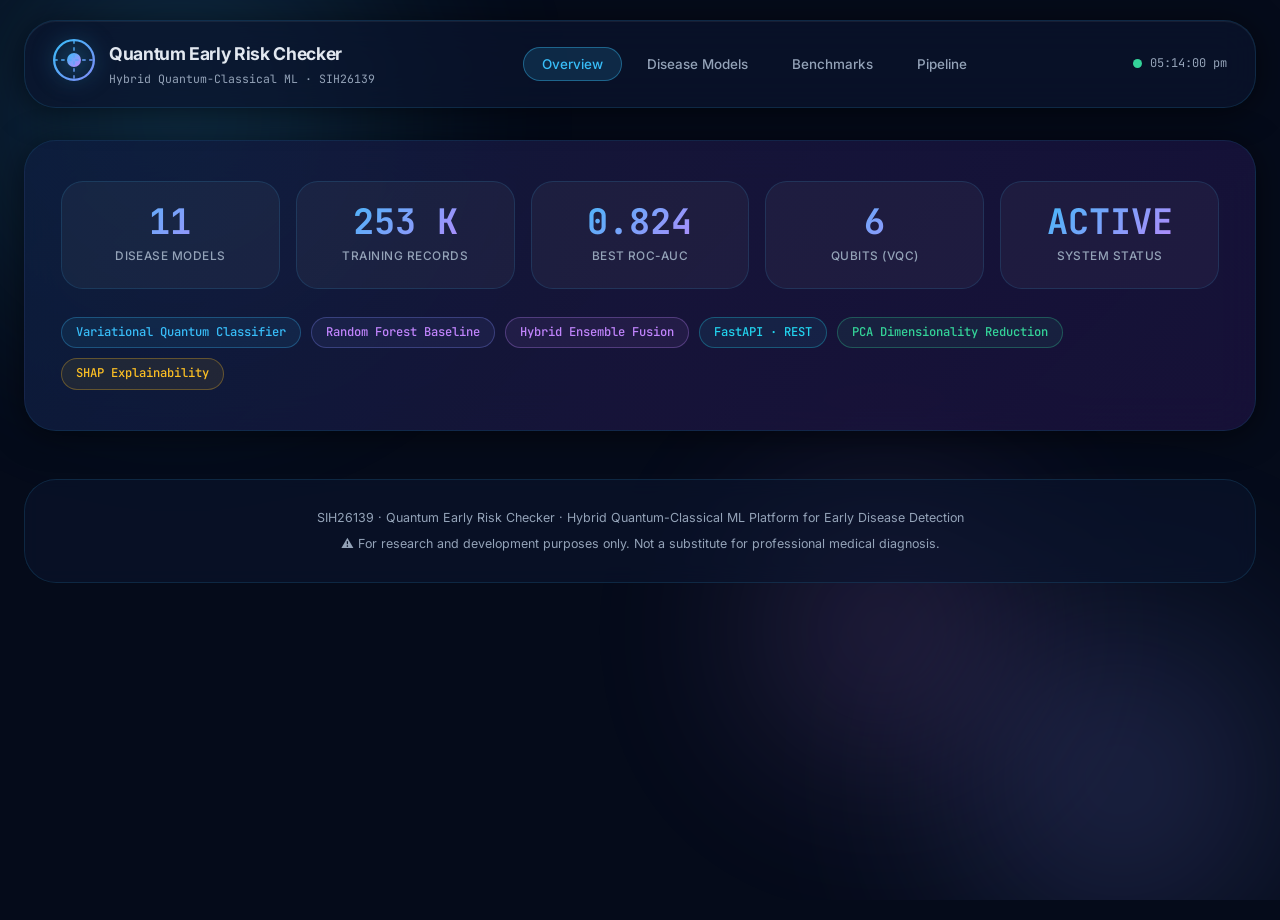
<file: dashboard/public/index.html>
<!DOCTYPE html>
<html lang="en">
<head>
  <meta charset="UTF-8" />
  <meta name="viewport" content="width=device-width, initial-scale=1.0" />
  <title>Quantum Early Risk Checker — SIH26139</title>
  <meta name="description" content="Hybrid Quantum-Classical ML Platform for early multi-disease risk detection. Powered by VQC, Random Forest & Ensemble Fusion models." />
  <link rel="preconnect" href="https://fonts.googleapis.com" />
  <link rel="preconnect" href="https://fonts.gstatic.com" crossorigin />
  <link href="https://fonts.googleapis.com/css2?family=Inter:wght@300;400;500;600;700;800;900&family=JetBrains+Mono:wght@400;500;600;700&display=swap" rel="stylesheet" />
  <link rel="stylesheet" href="styles.css" />
</head>
<body>

  <!-- Animated BG Particles -->
  <div class="bg-orbs" aria-hidden="true">
    <div class="orb orb-1"></div>
    <div class="orb orb-2"></div>
    <div class="orb orb-3"></div>
  </div>

  <div class="app-shell">

    <!-- ══════════ HEADER ══════════ -->
    <header class="site-header" id="site-header">
      <div class="header-brand">
        <div class="brand-icon">
          <svg viewBox="0 0 36 36" fill="none" xmlns="http://www.w3.org/2000/svg">
            <circle cx="18" cy="18" r="17" stroke="url(#g1)" stroke-width="2"/>
            <circle cx="18" cy="18" r="6" fill="url(#g2)"/>
            <line x1="18" y1="1" x2="18" y2="35" stroke="url(#g1)" stroke-width="1.2" stroke-dasharray="3 3"/>
            <line x1="1" y1="18" x2="35" y2="18" stroke="url(#g1)" stroke-width="1.2" stroke-dasharray="3 3"/>
            <defs>
              <linearGradient id="g1" x1="0" y1="0" x2="36" y2="36" gradientUnits="userSpaceOnUse">
                <stop stop-color="#38bdf8"/><stop offset="1" stop-color="#818cf8"/>
              </linearGradient>
              <linearGradient id="g2" x1="12" y1="12" x2="24" y2="24" gradientUnits="userSpaceOnUse">
                <stop stop-color="#38bdf8"/><stop offset="1" stop-color="#c084fc"/>
              </linearGradient>
            </defs>
          </svg>
        </div>
        <div class="brand-text">
          <h1>Quantum Early Risk Checker</h1>
          <p>Hybrid Quantum-Classical ML · SIH26139</p>
        </div>
      </div>
      <nav class="header-nav" role="navigation" aria-label="Main navigation">
        <button class="nav-btn active" id="nav-overview" onclick="showSection('overview')">Overview</button>
        <button class="nav-btn" id="nav-models" onclick="showSection('models')">Disease Models</button>
        <button class="nav-btn" id="nav-benchmark" onclick="showSection('benchmark')">Benchmarks</button>
        <button class="nav-btn" id="nav-pipeline" onclick="showSection('pipeline')">Pipeline</button>
      </nav>
      <div class="header-status">
        <span class="pulse-dot" aria-hidden="true"></span>
        <span id="live-clock">—</span>
      </div>
    </header>

    <!-- ══════════ HERO BANNER ══════════ -->
    <section class="hero-banner" id="section-overview">
      <div class="hero-inner">
        <div class="hero-kpi-row">
          <div class="kpi-card" id="kpi-diseases">
            <div class="kpi-val" id="kv-diseases">11</div>
            <div class="kpi-label">Disease Models</div>
          </div>
          <div class="kpi-card" id="kpi-records">
            <div class="kpi-val" id="kv-records">253 K</div>
            <div class="kpi-label">Training Records</div>
          </div>
          <div class="kpi-card" id="kpi-auc">
            <div class="kpi-val" id="kv-auc">0.824</div>
            <div class="kpi-label">Best ROC-AUC</div>
          </div>
          <div class="kpi-card" id="kpi-qubits">
            <div class="kpi-val" id="kv-qubits">6</div>
            <div class="kpi-label">Qubits (VQC)</div>
          </div>
          <div class="kpi-card" id="kpi-active">
            <div class="kpi-val" id="kv-active">ACTIVE</div>
            <div class="kpi-label">System Status</div>
          </div>
        </div>

        <div class="hero-desc">
          <div class="tag-row">
            <span class="tech-tag">Variational Quantum Classifier</span>
            <span class="tech-tag">Random Forest Baseline</span>
            <span class="tech-tag">Hybrid Ensemble Fusion</span>
            <span class="tech-tag">FastAPI · REST</span>
            <span class="tech-tag">PCA Dimensionality Reduction</span>
            <span class="tech-tag">SHAP Explainability</span>
          </div>
        </div>
      </div>
    </section>

    <!-- ══════════ DISEASE MODELS SECTION ══════════ -->
    <section class="content-section" id="section-models" style="display:none;">
      <div class="section-title-row">
        <h2 class="section-heading">Disease Model Registry</h2>
        <span class="section-badge">11 Active Models · All Hyperelastic</span>
      </div>
      <div class="filter-bar">
        <button class="filter-btn active-filter" onclick="filterModels('all', this)">All</button>
        <button class="filter-btn" onclick="filterModels('Neurology', this)">Neurology</button>
        <button class="filter-btn" onclick="filterModels('Cardiology', this)">Cardiology</button>
        <button class="filter-btn" onclick="filterModels('Oncology', this)">Oncology</button>
        <button class="filter-btn" onclick="filterModels('Endocrine', this)">Endocrine</button>
        <button class="filter-btn" onclick="filterModels('Hepatology', this)">Hepatology</button>
        <button class="filter-btn" onclick="filterModels('Nephrology', this)">Nephrology</button>
        <button class="filter-btn" onclick="filterModels('Pulmonology', this)">Pulmonology</button>
      </div>
      <div class="models-grid" id="models-grid"></div>
    </section>

    <!-- ══════════ BENCHMARK SECTION ══════════ -->
    <section class="content-section" id="section-benchmark" style="display:none;">
      <div class="section-title-row">
        <h2 class="section-heading">Model Benchmark Comparison</h2>
        <span class="section-badge">Classical vs QML vs Hybrid Fusion</span>
      </div>
      <div class="benchmark-layout">
        <!-- Model Cards -->
        <div class="bench-cards-row" id="bench-cards"></div>
        <!-- Table -->
        <div class="bench-table-wrap">
          <table class="bench-table" id="bench-table">
            <thead>
              <tr>
                <th>Model</th>
                <th>Accuracy</th>
                <th>F1-Score</th>
                <th>ROC-AUC</th>
                <th>Precision</th>
                <th>Recall</th>
                <th>Type</th>
              </tr>
            </thead>
            <tbody id="bench-tbody"></tbody>
          </table>
        </div>
        <!-- Visual Bar Chart -->
        <div class="chart-container">
          <h3 class="chart-title">ROC-AUC Comparison</h3>
          <div class="bar-chart" id="bar-chart"></div>
        </div>
      </div>
    </section>

    <!-- ══════════ PIPELINE SECTION ══════════ -->
    <section class="content-section" id="section-pipeline" style="display:none;">
      <div class="section-title-row">
        <h2 class="section-heading">End-to-End Hybrid Pipeline</h2>
        <span class="section-badge">Quantum-Classical Architecture</span>
      </div>
      <div class="pipeline-wrapper" id="pipeline-wrapper"></div>

      <div class="arch-detail-grid" id="arch-detail-grid"></div>
    </section>

    <!-- ══════════ FOOTER ══════════ -->
    <footer class="site-footer">
      <p>SIH26139 · Quantum Early Risk Checker · Hybrid Quantum-Classical ML Platform for Early Disease Detection</p>
      <p class="footer-sub">⚠ For research and development purposes only. Not a substitute for professional medical diagnosis.</p>
    </footer>

  </div>

  <script src="app.js"></script>
</body>
</html>
</file>
<file: dashboard/public/styles.css>
/* ═══════════════════════════════════════════════════════
   Quantum Early Risk Checker — Hyperelastic UI
   styles.css · Zero-error vanilla CSS
   ═══════════════════════════════════════════════════════ */

/* ── CSS Custom Properties ── */
:root {
  --bg-base: #050b1a;
  --bg-card: rgba(10, 20, 45, 0.75);
  --bg-card-hover: rgba(14, 28, 60, 0.90);
  --border: rgba(56, 189, 248, 0.14);
  --border-glow: rgba(56, 189, 248, 0.38);

  --sky: #38bdf8;
  --indigo: #818cf8;
  --violet: #c084fc;
  --cyan: #22d3ee;
  --emerald: #34d399;
  --rose: #fb7185;
  --amber: #fbbf24;
  --slate: #94a3b8;

  --text-primary: #e2e8f0;
  --text-secondary: #94a3b8;
  --text-muted: #475569;

  --font: 'Inter', system-ui, sans-serif;
  --mono: 'JetBrains Mono', monospace;

  --radius-sm: 8px;
  --radius-md: 14px;
  --radius-lg: 22px;
  --radius-xl: 32px;

  --shadow-glow: 0 0 28px rgba(56, 189, 248, 0.18);
  --shadow-card: 0 4px 32px rgba(0, 0, 0, 0.55);
  --transition: 0.22s cubic-bezier(0.4, 0, 0.2, 1);
}

/* ── Reset & Base ── */
*, *::before, *::after { box-sizing: border-box; margin: 0; padding: 0; }
html { scroll-behavior: smooth; }
body {
  font-family: var(--font);
  background: var(--bg-base);
  color: var(--text-primary);
  min-height: 100vh;
  overflow-x: hidden;
  line-height: 1.6;
}

/* ── BG Orbs ── */
.bg-orbs { position: fixed; inset: 0; pointer-events: none; z-index: 0; overflow: hidden; }
.orb {
  position: absolute;
  border-radius: 50%;
  filter: blur(90px);
  opacity: 0.28;
  animation: orbFloat 18s ease-in-out infinite;
}
.orb-1 { width: 600px; height: 600px; background: radial-gradient(circle, #38bdf8, transparent 70%); top: -180px; left: -120px; animation-delay: 0s; }
.orb-2 { width: 480px; height: 480px; background: radial-gradient(circle, #818cf8, transparent 70%); bottom: -120px; right: -80px; animation-delay: -6s; }
.orb-3 { width: 360px; height: 360px; background: radial-gradient(circle, #c084fc, transparent 70%); top: 50%; left: 55%; animation-delay: -12s; }

@keyframes orbFloat {
  0%, 100% { transform: translate(0, 0) scale(1); }
  33%       { transform: translate(30px, -30px) scale(1.05); }
  66%       { transform: translate(-20px, 20px) scale(0.97); }
}

/* ── App Shell ── */
.app-shell { position: relative; z-index: 1; max-width: 1440px; margin: 0 auto; padding: 0 24px 60px; }

/* ══════════ HEADER ══════════ */
.site-header {
  display: flex;
  align-items: center;
  gap: 24px;
  padding: 18px 28px;
  margin: 20px 0 0;
  background: rgba(10, 20, 45, 0.72);
  border: 1px solid var(--border);
  border-radius: var(--radius-xl);
  backdrop-filter: blur(18px);
  -webkit-backdrop-filter: blur(18px);
  position: sticky;
  top: 16px;
  z-index: 100;
  box-shadow: var(--shadow-card), inset 0 1px 0 rgba(255,255,255,0.06);
}

.header-brand { display: flex; align-items: center; gap: 14px; flex-shrink: 0; }
.brand-icon svg { width: 42px; height: 42px; filter: drop-shadow(0 0 10px rgba(56,189,248,0.5)); }
.brand-text h1 { font-size: 1.1rem; font-weight: 700; letter-spacing: -0.02em; color: var(--text-primary); }
.brand-text p { font-size: 0.72rem; color: var(--text-secondary); font-family: var(--mono); margin-top: 2px; }

.header-nav { display: flex; gap: 6px; margin: 0 auto; }
.nav-btn {
  background: transparent;
  border: 1px solid transparent;
  color: var(--text-secondary);
  font-family: var(--font);
  font-size: 0.84rem;
  font-weight: 500;
  padding: 8px 18px;
  border-radius: var(--radius-lg);
  cursor: pointer;
  transition: var(--transition);
}
.nav-btn:hover { color: var(--sky); border-color: var(--border); background: rgba(56,189,248,0.07); }
.nav-btn.active { background: rgba(56,189,248,0.15); border-color: rgba(56,189,248,0.4); color: var(--sky); }

.header-status {
  display: flex; align-items: center; gap: 8px;
  font-family: var(--mono); font-size: 0.75rem; color: var(--text-secondary); flex-shrink: 0;
}
.pulse-dot {
  width: 9px; height: 9px; border-radius: 50%;
  background: var(--emerald);
  box-shadow: 0 0 0 0 rgba(52,211,153,0.5);
  animation: pulse-ring 2s ease-out infinite;
}
@keyframes pulse-ring {
  0%   { box-shadow: 0 0 0 0 rgba(52,211,153,0.5); }
  70%  { box-shadow: 0 0 0 8px rgba(52,211,153,0); }
  100% { box-shadow: 0 0 0 0 rgba(52,211,153,0); }
}

/* ══════════ HERO BANNER ══════════ */
.hero-banner {
  margin-top: 32px;
  padding: 40px 36px;
  background: linear-gradient(135deg, rgba(10,20,50,0.88) 0%, rgba(20,10,50,0.80) 100%);
  border: 1px solid var(--border);
  border-radius: var(--radius-xl);
  backdrop-filter: blur(20px);
  -webkit-backdrop-filter: blur(20px);
  box-shadow: var(--shadow-card);
  position: relative;
  overflow: hidden;
}
.hero-banner::before {
  content: '';
  position: absolute; inset: 0;
  background: linear-gradient(90deg, rgba(56,189,248,0.05) 0%, rgba(192,132,252,0.05) 50%, rgba(129,140,248,0.05) 100%);
  pointer-events: none;
}

.hero-inner { position: relative; z-index: 1; }

/* KPI Row */
.hero-kpi-row { display: flex; gap: 16px; flex-wrap: wrap; margin-bottom: 28px; }
.kpi-card {
  flex: 1 1 140px;
  background: rgba(255,255,255,0.04);
  border: 1px solid var(--border);
  border-radius: var(--radius-lg);
  padding: 22px 20px;
  text-align: center;
  cursor: default;
  transition: var(--transition);
  position: relative;
  overflow: hidden;
}
.kpi-card::before {
  content: '';
  position: absolute; inset: 0;
  background: radial-gradient(ellipse at 50% 0%, rgba(56,189,248,0.10) 0%, transparent 70%);
  opacity: 0;
  transition: var(--transition);
}
.kpi-card:hover { transform: translateY(-4px); border-color: var(--border-glow); box-shadow: var(--shadow-glow); }
.kpi-card:hover::before { opacity: 1; }

.kpi-val {
  font-family: var(--mono);
  font-size: 2.2rem;
  font-weight: 700;
  background: linear-gradient(135deg, var(--sky), var(--violet));
  -webkit-background-clip: text;
  -webkit-text-fill-color: transparent;
  background-clip: text;
  line-height: 1;
  margin-bottom: 8px;
}
.kpi-label { font-size: 0.74rem; color: var(--text-secondary); font-weight: 500; letter-spacing: 0.04em; text-transform: uppercase; }

/* Tag Row */
.tag-row { display: flex; gap: 10px; flex-wrap: wrap; }
.tech-tag {
  font-size: 0.76rem;
  font-family: var(--mono);
  font-weight: 500;
  padding: 5px 14px;
  border-radius: 100px;
  border: 1px solid;
  transition: var(--transition);
}
.tech-tag:nth-child(6n+1) { color: var(--sky); border-color: rgba(56,189,248,0.3); background: rgba(56,189,248,0.08); }
.tech-tag:nth-child(6n+2) { color: var(--violet); border-color: rgba(129,140,248,0.3); background: rgba(129,140,248,0.08); }
.tech-tag:nth-child(6n+3) { color: var(--violet); border-color: rgba(192,132,252,0.3); background: rgba(192,132,252,0.08); }
.tech-tag:nth-child(6n+4) { color: var(--cyan); border-color: rgba(34,211,238,0.3); background: rgba(34,211,238,0.08); }
.tech-tag:nth-child(6n+5) { color: var(--emerald); border-color: rgba(52,211,153,0.3); background: rgba(52,211,153,0.08); }
.tech-tag:nth-child(6n+6) { color: var(--amber); border-color: rgba(251,191,36,0.3); background: rgba(251,191,36,0.08); }
.tech-tag:hover { transform: scale(1.06); }

/* ══════════ CONTENT SECTIONS ══════════ */
.content-section { margin-top: 32px; }
.section-title-row {
  display: flex; align-items: center; justify-content: space-between;
  flex-wrap: wrap; gap: 12px; margin-bottom: 24px;
}
.section-heading {
  font-size: 1.55rem; font-weight: 800;
  background: linear-gradient(90deg, var(--text-primary) 0%, var(--sky) 100%);
  -webkit-background-clip: text; -webkit-text-fill-color: transparent; background-clip: text;
}
.section-badge {
  font-size: 0.74rem; font-family: var(--mono); font-weight: 600;
  padding: 5px 14px; border-radius: 100px;
  background: rgba(56,189,248,0.1); border: 1px solid rgba(56,189,248,0.25); color: var(--sky);
}

/* ══════════ FILTER BAR ══════════ */
.filter-bar { display: flex; gap: 8px; flex-wrap: wrap; margin-bottom: 24px; }
.filter-btn {
  font-family: var(--font); font-size: 0.8rem; font-weight: 500;
  padding: 6px 16px; border-radius: 100px;
  border: 1px solid var(--border); background: transparent;
  color: var(--text-secondary); cursor: pointer; transition: var(--transition);
}
.filter-btn:hover { color: var(--sky); border-color: rgba(56,189,248,0.35); }
.filter-btn.active-filter { background: rgba(56,189,248,0.15); border-color: rgba(56,189,248,0.4); color: var(--sky); }

/* ══════════ MODELS GRID ══════════ */
.models-grid {
  display: grid;
  grid-template-columns: repeat(auto-fill, minmax(min(100%, 300px), 1fr));
  gap: 20px;
}
.model-card {
  background: var(--bg-card);
  border: 1px solid var(--border);
  border-radius: var(--radius-lg);
  padding: 24px;
  position: relative;
  overflow: hidden;
  transition: var(--transition);
  backdrop-filter: blur(10px);
  -webkit-backdrop-filter: blur(10px);
  cursor: default;
}
.model-card::before {
  content: '';
  position: absolute; top: 0; left: 0; right: 0; height: 2px;
  background: linear-gradient(90deg, var(--sky), var(--violet), var(--violet));
  opacity: 0;
  transition: var(--transition);
}
.model-card:hover {
  transform: translateY(-6px);
  border-color: var(--border-glow);
  background: var(--bg-card-hover);
  box-shadow: var(--shadow-glow), var(--shadow-card);
}
.model-card:hover::before { opacity: 1; }
.model-card.hidden { display: none; }

.model-card-top { display: flex; align-items: flex-start; justify-content: space-between; gap: 12px; margin-bottom: 14px; }
.model-name { font-size: 0.95rem; font-weight: 700; color: var(--text-primary); line-height: 1.35; flex: 1; }
.model-status-badge {
  font-size: 0.65rem; font-weight: 700; font-family: var(--mono); letter-spacing: 0.06em;
  padding: 3px 9px; border-radius: 100px; flex-shrink: 0; margin-top: 2px;
}
.badge-active { background: rgba(52,211,153,0.15); border: 1px solid rgba(52,211,153,0.4); color: var(--emerald); }
.badge-planned { background: rgba(251,191,36,0.12); border: 1px solid rgba(251,191,36,0.35); color: var(--amber); }

.model-category {
  font-size: 0.73rem; font-family: var(--mono); font-weight: 500;
  color: var(--sky); margin-bottom: 10px; opacity: 0.85;
}
.model-desc { font-size: 0.82rem; color: var(--text-secondary); line-height: 1.55; margin-bottom: 16px; }

.model-meta { display: flex; flex-direction: column; gap: 7px; }
.meta-row { display: flex; gap: 8px; align-items: baseline; }
.meta-key { font-size: 0.7rem; font-weight: 600; color: var(--text-muted); text-transform: uppercase; letter-spacing: 0.04em; min-width: 90px; }
.meta-val { font-size: 0.78rem; color: var(--text-secondary); font-family: var(--mono); }

.model-models-row { margin-top: 16px; display: flex; gap: 6px; flex-wrap: wrap; }
.model-pill {
  font-size: 0.65rem; font-family: var(--mono); font-weight: 600;
  padding: 3px 10px; border-radius: 100px; border: 1px solid;
}
.pill-rf   { color: var(--sky);     border-color: rgba(56,189,248,0.3);  background: rgba(56,189,248,0.08); }
.pill-qml  { color: var(--violet);  border-color: rgba(129,140,248,0.3); background: rgba(129,140,248,0.08); }
.pill-hyb  { color: var(--emerald); border-color: rgba(52,211,153,0.3);  background: rgba(52,211,153,0.08); }

.features-count {
  margin-top: 14px; font-size: 0.72rem; color: var(--text-muted);
  display: flex; align-items: center; gap: 6px;
}
.feat-chip {
  font-family: var(--mono); font-size: 0.68rem; font-weight: 600;
  background: rgba(255,255,255,0.05); border: 1px solid var(--border);
  border-radius: var(--radius-sm); padding: 2px 8px; color: var(--text-secondary);
}

/* ══════════ BENCHMARK ══════════ */
.benchmark-layout { display: flex; flex-direction: column; gap: 28px; }

.bench-cards-row { display: flex; gap: 16px; flex-wrap: wrap; }
.bench-model-card {
  flex: 1 1 240px;
  background: var(--bg-card);
  border: 1px solid var(--border);
  border-radius: var(--radius-lg);
  padding: 24px 22px;
  position: relative;
  overflow: hidden;
  transition: var(--transition);
}
.bench-model-card:hover { transform: translateY(-4px); border-color: var(--border-glow); box-shadow: var(--shadow-glow); }
.bench-model-card.winner { border-color: rgba(52,211,153,0.4); }
.bench-model-card.winner::after {
  content: '★ Best';
  position: absolute; top: 14px; right: 14px;
  font-size: 0.68rem; font-weight: 700; font-family: var(--mono);
  padding: 3px 9px; border-radius: 100px;
  background: rgba(52,211,153,0.15); border: 1px solid rgba(52,211,153,0.35); color: var(--emerald);
}
.bmc-name { font-size: 0.82rem; font-weight: 700; color: var(--text-primary); margin-bottom: 4px; }
.bmc-type { font-size: 0.68rem; font-family: var(--mono); color: var(--text-muted); margin-bottom: 18px; }
.bmc-metrics { display: flex; flex-direction: column; gap: 8px; }
.bmc-metric { display: flex; align-items: center; justify-content: space-between; }
.bm-key { font-size: 0.72rem; color: var(--text-secondary); }
.bm-val { font-family: var(--mono); font-size: 0.84rem; font-weight: 600; }
.bm-val.highlight { color: var(--sky); }

/* Benchmark Table */
.bench-table-wrap { overflow-x: auto; border-radius: var(--radius-lg); border: 1px solid var(--border); }
.bench-table { width: 100%; border-collapse: collapse; }
.bench-table th, .bench-table td {
  padding: 12px 18px; text-align: left; font-size: 0.82rem; white-space: nowrap;
}
.bench-table thead { background: rgba(56,189,248,0.07); }
.bench-table th { font-weight: 700; color: var(--sky); font-family: var(--mono); font-size: 0.72rem; text-transform: uppercase; letter-spacing: 0.05em; }
.bench-table tbody tr { border-top: 1px solid var(--border); transition: var(--transition); }
.bench-table tbody tr:hover { background: rgba(56,189,248,0.05); }
.bench-table td { color: var(--text-secondary); }
.bench-table td:first-child { color: var(--text-primary); font-weight: 600; }
.td-type { font-family: var(--mono); font-size: 0.72rem; padding: 3px 9px; border-radius: 100px; border: 1px solid; }
.td-type.classical { color: var(--sky); border-color: rgba(56,189,248,0.3); background: rgba(56,189,248,0.08); }
.td-type.quantum { color: var(--violet); border-color: rgba(129,140,248,0.3); background: rgba(129,140,248,0.08); }
.td-type.hybrid { color: var(--emerald); border-color: rgba(52,211,153,0.3); background: rgba(52,211,153,0.08); }

/* Bar Chart */
.chart-container {
  background: var(--bg-card); border: 1px solid var(--border);
  border-radius: var(--radius-lg); padding: 28px;
}
.chart-title { font-size: 1rem; font-weight: 700; color: var(--text-primary); margin-bottom: 22px; }
.bar-chart { display: flex; flex-direction: column; gap: 14px; }
.bar-row { display: flex; align-items: center; gap: 14px; width: 100%; }
.bar-label { font-size: 0.78rem; color: var(--text-secondary); min-width: 200px; font-weight: 500; }
.bar-track { flex: 1; height: 10px; background: rgba(255,255,255,0.06); border-radius: 100px; overflow: hidden; min-width: 80px; }
.bar-fill { height: 100%; border-radius: 100px; transition: width 0.8s cubic-bezier(0.4,0,0.2,1); }
.bar-score { font-family: var(--mono); font-size: 0.76rem; font-weight: 600; color: var(--text-primary); min-width: 44px; text-align: right; }

/* ══════════ PIPELINE ══════════ */
.pipeline-wrapper {
  display: flex; align-items: stretch; gap: 0; flex-wrap: wrap;
  padding: 32px; margin-bottom: 32px;
  background: var(--bg-card); border: 1px solid var(--border);
  border-radius: var(--radius-xl);
}
.pipe-step {
  flex: 1 1 140px;
  display: flex; flex-direction: column; align-items: center; text-align: center;
  padding: 20px 14px; position: relative;
}
.pipe-step:not(:last-child)::after {
  content: '→';
  position: absolute; right: -12px; top: 50%;
  transform: translateY(-50%);
  color: var(--text-muted); font-size: 1.1rem;
}
.pipe-icon {
  width: 52px; height: 52px; border-radius: 50%;
  display: flex; align-items: center; justify-content: center;
  font-size: 1.4rem; margin-bottom: 12px;
  box-shadow: 0 0 20px currentColor;
}
.pipe-num { font-family: var(--mono); font-size: 0.64rem; font-weight: 700; color: var(--text-muted); letter-spacing: 0.08em; text-transform: uppercase; margin-bottom: 6px; }
.pipe-name { font-size: 0.82rem; font-weight: 700; color: var(--text-primary); margin-bottom: 4px; }
.pipe-sub { font-size: 0.7rem; color: var(--text-secondary); line-height: 1.4; }

.arch-detail-grid { display: grid; grid-template-columns: repeat(auto-fill, minmax(min(100%, 280px), 1fr)); gap: 18px; }
.arch-card {
  background: var(--bg-card); border: 1px solid var(--border); border-radius: var(--radius-lg);
  padding: 22px; transition: var(--transition);
}
.arch-card:hover { border-color: var(--border-glow); box-shadow: var(--shadow-glow); transform: translateY(-3px); }
.arch-card-title { font-size: 0.88rem; font-weight: 700; color: var(--sky); margin-bottom: 10px; display: flex; gap: 8px; align-items: center; }
.arch-card-body { font-size: 0.8rem; color: var(--text-secondary); line-height: 1.6; }
.arch-list { list-style: none; padding: 0; display: flex; flex-direction: column; gap: 5px; }
.arch-list li { display: flex; gap: 8px; align-items: baseline; }
.arch-list li::before { content: '▹'; color: var(--sky); flex-shrink: 0; }

/* ══════════ FOOTER ══════════ */
.site-footer {
  margin-top: 48px; padding: 28px 32px;
  background: rgba(10,20,45,0.6); border: 1px solid var(--border);
  border-radius: var(--radius-xl); text-align: center;
  backdrop-filter: blur(10px);
}
.site-footer p { font-size: 0.78rem; color: var(--text-secondary); }
.footer-sub { margin-top: 6px; font-size: 0.7rem; color: var(--text-muted); }

/* ══════════ SCROLLBAR ══════════ */
::-webkit-scrollbar { width: 6px; height: 6px; }
::-webkit-scrollbar-track { background: var(--bg-base); }
::-webkit-scrollbar-thumb { background: rgba(56,189,248,0.25); border-radius: 100px; }
::-webkit-scrollbar-thumb:hover { background: rgba(56,189,248,0.45); }

/* ══════════ RESPONSIVE BREAKPOINTS ══════════ */
@media (max-width: 1024px) {
  .app-shell { padding: 0 20px 50px; }
  .site-header { padding: 16px 20px; }
  .bench-cards-row { gap: 12px; }
}

@media (max-width: 820px) {
  .site-header {
    flex-direction: column;
    align-items: stretch;
    gap: 14px;
    padding: 14px 18px;
    border-radius: var(--radius-lg);
    top: 8px;
  }
  .header-brand {
    display: flex;
    justify-content: space-between;
    align-items: center;
    width: 100%;
  }
  .header-nav {
    order: 2;
    width: 100%;
    margin: 0;
    display: flex;
    overflow-x: auto;
    padding-bottom: 4px;
    scrollbar-width: none;
    -webkit-overflow-scrolling: touch;
    gap: 8px;
  }
  .header-nav::-webkit-scrollbar { display: none; }
  .nav-btn {
    white-space: nowrap;
    flex-shrink: 0;
    padding: 9px 16px;
    min-height: 44px;
    display: inline-flex;
    align-items: center;
    justify-content: center;
  }
  .header-status {
    order: 3;
    align-self: flex-start;
  }

  .hero-banner { padding: 28px 20px; }
  .hero-kpi-row {
    display: grid;
    grid-template-columns: repeat(auto-fit, minmax(min(100%, 130px), 1fr));
    gap: 12px;
  }
  .kpi-val { font-size: 1.85rem; }
  
  .pipeline-wrapper {
    flex-direction: column;
    padding: 20px 16px;
    gap: 14px;
  }
  .pipe-step {
    width: 100%;
    padding: 16px 12px;
    border: 1px solid rgba(255,255,255,0.06);
    border-radius: var(--radius-md);
    background: rgba(255,255,255,0.02);
  }
  .pipe-step:not(:last-child)::after {
    content: '↓';
    position: static;
    transform: none;
    margin-top: 10px;
    color: var(--sky);
    font-size: 1.2rem;
  }
  .bench-cards-row { flex-direction: column; }
}

@media (max-width: 600px) {
  .app-shell { padding: 0 12px 40px; }
  .brand-text h1 { font-size: 0.96rem; }
  .brand-text p { font-size: 0.68rem; }
  .brand-icon svg { width: 34px; height: 34px; }
  
  .hero-banner { padding: 20px 14px; border-radius: var(--radius-lg); }
  .hero-kpi-row {
    grid-template-columns: repeat(2, 1fr);
    gap: 10px;
  }
  .hero-kpi-row .kpi-card:last-child:nth-child(odd) {
    grid-column: 1 / -1;
  }
  .kpi-card { padding: 16px 12px; }
  .kpi-val { font-size: 1.6rem; }
  
  .tag-row { gap: 6px; }
  .tech-tag { font-size: 0.7rem; padding: 4px 10px; }
  
  .section-title-row { flex-direction: column; align-items: flex-start; gap: 8px; }
  .section-heading { font-size: 1.25rem; }
  
  .filter-bar {
    flex-wrap: nowrap;
    overflow-x: auto;
    padding-bottom: 8px;
    margin-right: -12px;
    margin-left: -12px;
    padding-left: 12px;
    padding-right: 12px;
    scrollbar-width: none;
    -webkit-overflow-scrolling: touch;
  }
  .filter-bar::-webkit-scrollbar { display: none; }
  .filter-btn {
    white-space: nowrap;
    flex-shrink: 0;
    min-height: 40px;
    padding: 6px 14px;
    display: inline-flex;
    align-items: center;
  }

  .models-grid {
    grid-template-columns: 1fr;
    gap: 14px;
  }
  .model-card { padding: 18px 16px; border-radius: var(--radius-md); }
  
  .chart-container { padding: 18px 14px; }
  .bar-row {
    flex-direction: column;
    align-items: stretch;
    gap: 4px;
    padding: 8px 0;
    border-bottom: 1px solid rgba(255,255,255,0.03);
  }
  .bar-label { min-width: 0; width: 100%; font-size: 0.75rem; }
  .bar-track { width: 100%; min-width: 100%; height: 8px; }
  .bar-score { text-align: right; align-self: flex-end; margin-top: 2px; font-size: 0.72rem; }

  .site-footer { padding: 20px 16px; border-radius: var(--radius-lg); }
}

@media (max-width: 360px) {
  .hero-kpi-row {
    grid-template-columns: 1fr;
  }
  .header-brand {
    gap: 8px;
  }
}
</file>
